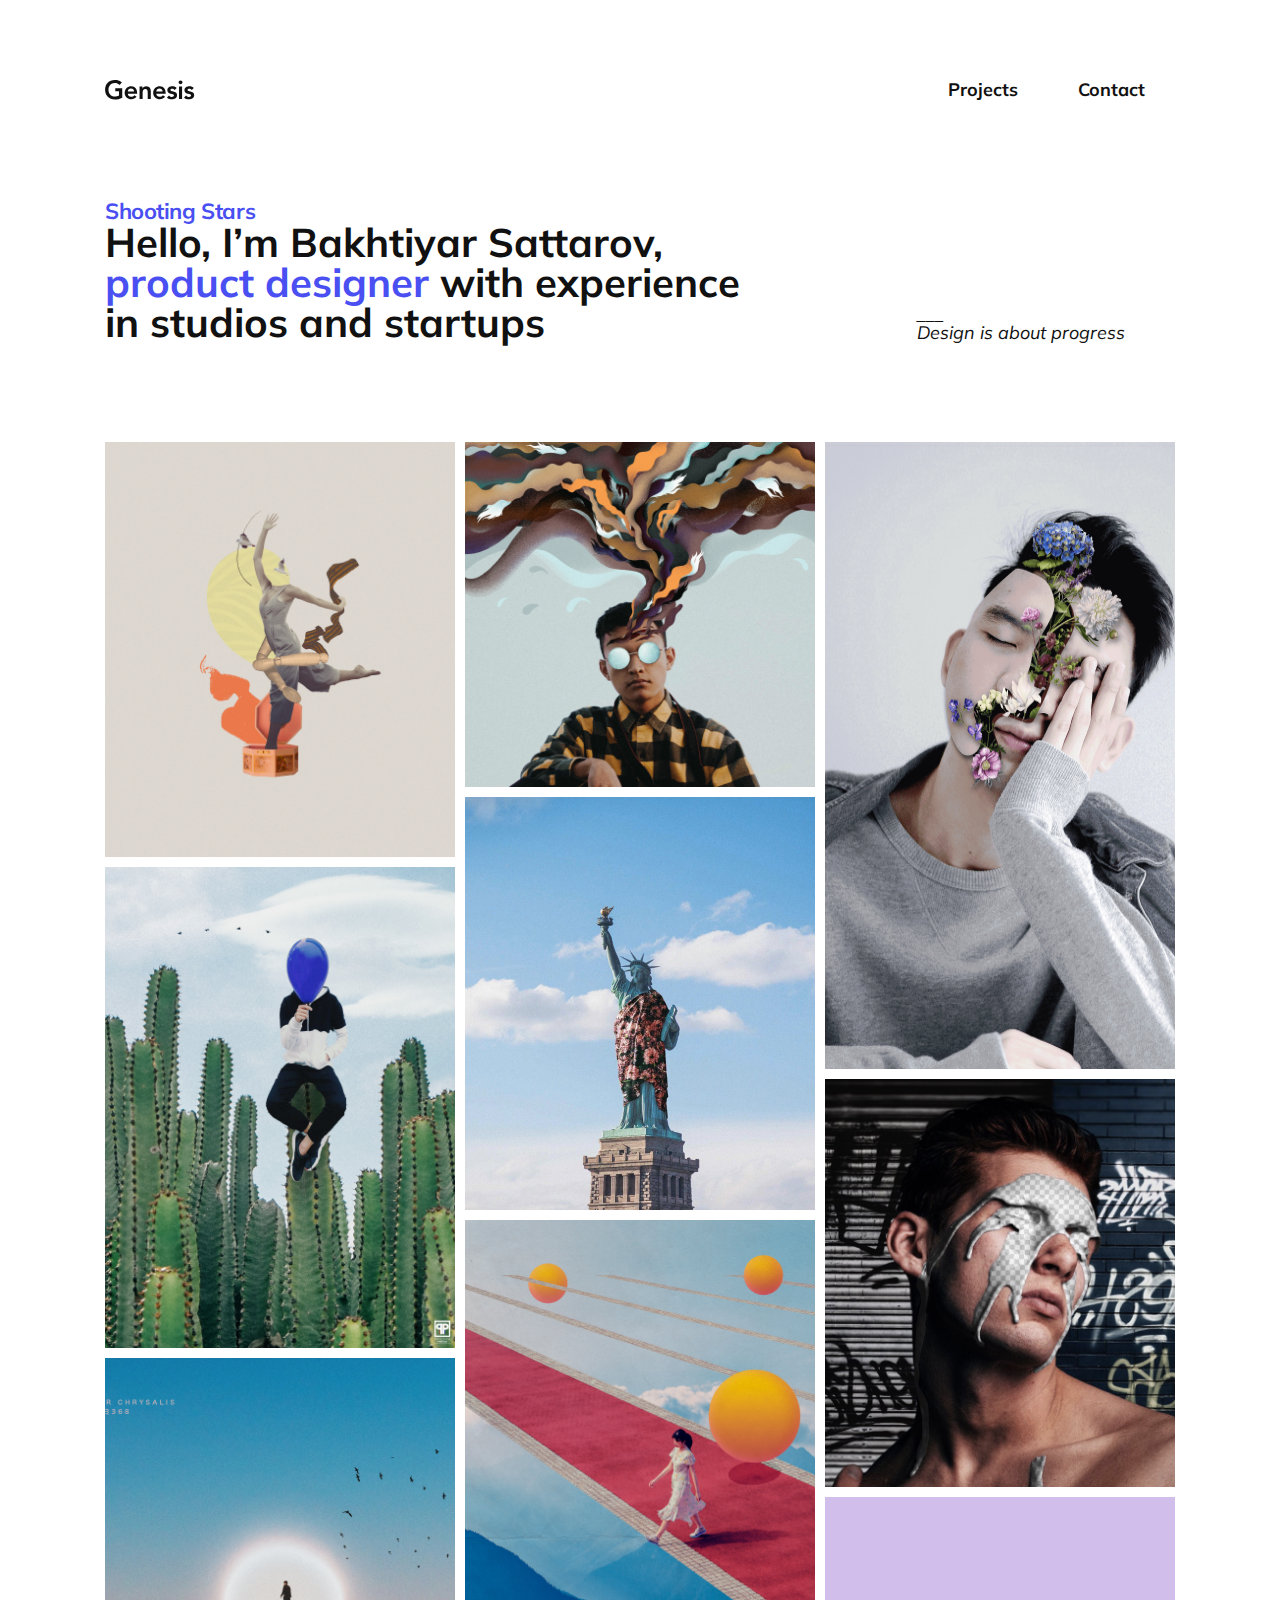
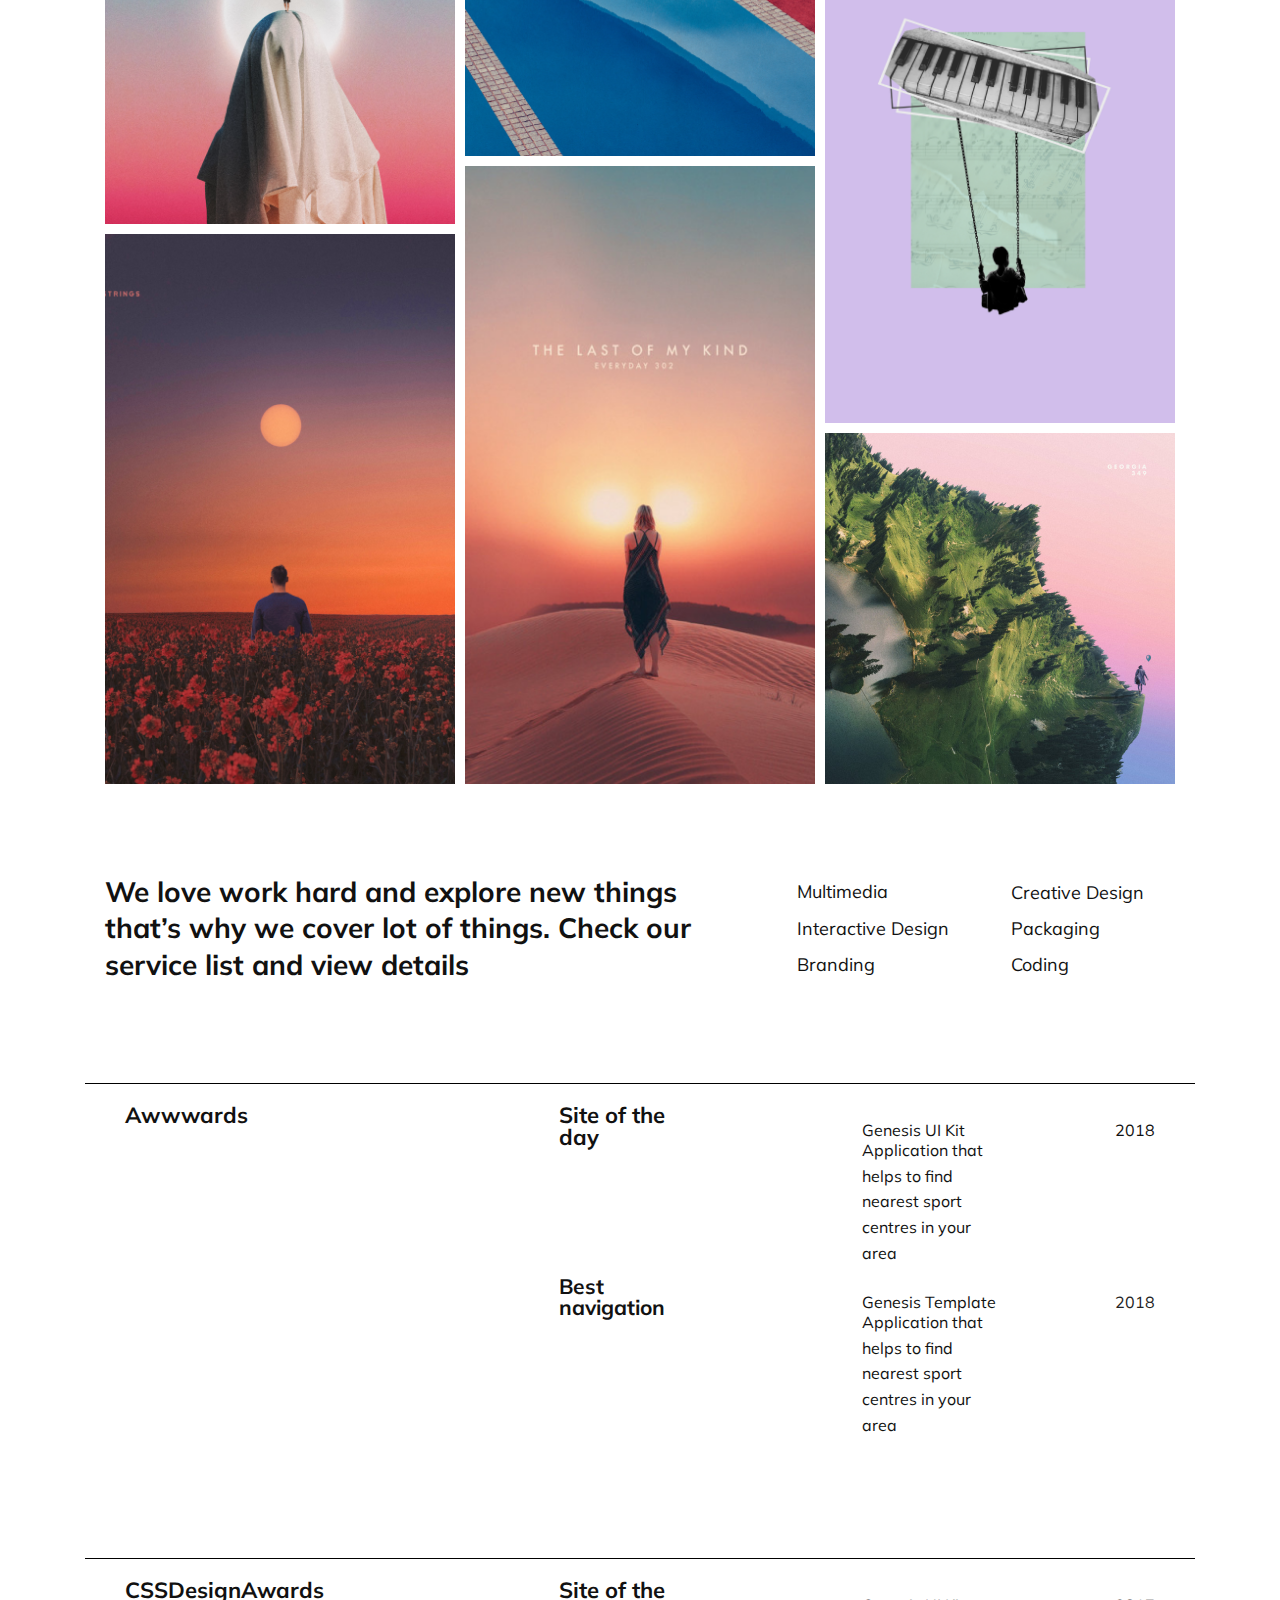
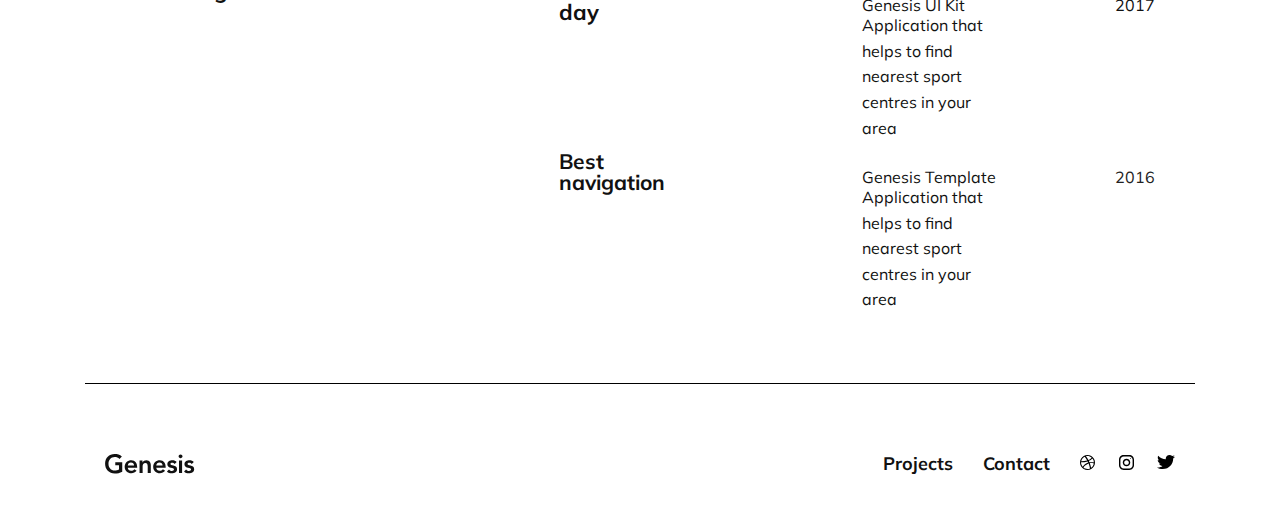
<file: genesis/index.html>
<!DOCTYPE html>
<html lang="en">
<head>
    <!-- Global site tag (gtag.js) - Google Analytics -->
<script async src="https://www.googletagmanager.com/gtag/js?id=UA-168989429-1"></script>
<script>
  window.dataLayer = window.dataLayer || [];
  function gtag(){dataLayer.push(arguments);}
  gtag('js', new Date());

  gtag('config', 'UA-168989429-1');
</script>

    <meta charset="UTF-8">
    <meta name="viewport" content="width=device-width, initial-scale=1.0">
    <link href="https://fonts.googleapis.com/css?family=Muli:400,400i,700&display=swap" rel="stylesheet">
    <link rel="stylesheet" href="styles/reset.css">
    <link rel="stylesheet" href="styles/index.css">
    <title>Home</title>
</head>
<body>
    <header class="header">
        <nav class="nav">
            <div class="nav--left">
                <img class="logo" src="images/logo.svg" alt="Genesis Logo">
            </div>
            <div class="nav--right">
                <ul class="nav__list">
                    <li class="nav__link"><a href="pages/project-details.html">Projects</a></li>
                    <li class="nav__link"><a href="pages/contact.html">Contact</a></li>
                </ul>
            </div>
        </nav>
    </header>
    <main class="main">
        <section class="main__info">
            <div class="main__container">
                <div class="container__info">
                    <h2 class="main__title">Shooting Stars</h2>
                    <p class="main__text">Hello, I’m Bakhtiyar Sattarov,
                        <span class="product-designer">product designer</span> with experience
                        in studios and startups
                    </p>
                </div>
                <div class="container__quote">
                    <p class="main__quote">
                        ___ <br>
                        Design is about progress
                    </p>
                </div>
            </div>
        </section>
        <section class="grid__position">
            <div class="grid__container">
                <div class= "grid__image-one column-left"><img src="images/image 1.png" alt="Portfolio Image"></div>
                <div class= "grid__image-two column-middle"><img src="images/image 2.png" alt="Portfolio Image"></div>
                <div class= "grid__image-three column-right"><img src="images/image 3.png" alt="Portfolio Image"></div>
                <div class= "grid__image-four column-left"><img src="images/image 4.png" alt="Portfolio Image"></div>
                <div class= "grid__image-five column-middle"><img src="images/image 5.png" alt="Portfolio Image"></div>
                <div class= "grid__image-six column-right"><img src="images/image 6.png" alt="Portfolio Image"></div>
                <div class= "grid__image-seven column-left"><img src="images/image 7.png" alt="Portfolio Image"></div>
                <div class= "grid__image-eight column-middle"><img src="images/image 8.png" alt="Portfolio Image"></div>
                <div class= "grid__image-nine column-right"><img src="images/image 9.png" alt="Portfolio Image"></div>
                <div class= "grid__image-ten column-left"><img src="images/image 10.png" alt="Portfolio Image"></div>
                <div class= "grid__image-eleven column-middle"><img src="images/image 11.png" alt="Portfolio Image"></div>
                <div class= "grid__image-twelve column-right"><img src="images/image 12.png" alt="Portfolio Image"></div>
            </div>
        </section>
        <section class="services__container" >
            <div class="grid__services-container">
                <div class="services__info">
                    <p>We love work hard and explore new things that’s why we cover lot of things. Check our service list and view details</p>
                </div>
                <div class="services__list--middle">
                    <li>Multimedia</li>
                    <li>Interactive Design</li>
                    <li>Branding</li>
                </div>
                <div class="services__list--right">
                    <li>Creative Design</li>
                    <li>Packaging</li>
                    <li>Coding</li>
                </div>
            </div>
        </section>
        <section class="awards__container">
            <div class="grid__awards">
                <div class="awards"><h3>Awwwards</h3></div>
                <div class="awards__site"><h4>Site of the day</h4></div>
                <div class="awards__ui"><h5>Genesis UI Kit</h5><p>Application that helps to find nearest sport centres
                    in your area</p></div>
                <div class="awards__date"><h5>2018</h5></div>
                <div class="awards__best"><h4>Best navigation</h4></div>
                <div class="awards__template"><h5>Genesis Template</h5> <p>Application that helps to find nearest sport centres
                    in your area</p></div>
                <div class="awards__date--two"><h5>2018</h5></div>
            </div>
        </section>
        <section class="awards__container">
            <div class="grid__awards">
                <div class="awards"><h3>CSSDesignAwards</h3></div>
                <div class="awards__site"><h4>Site of the day</h4></div>
                <div class="awards__ui"><h5>Genesis UI Kit</h5><p>Application that helps to find nearest sport centres
                    in your area</p></div>
                <div class="awards__date"><h5>2017</h5></div>
                <div class="awards__best"><h4>Best navigation</h4></div>
                <div class="awards__template"><h5>Genesis Template</h5> <p>Application that helps to find nearest sport centres
                    in your area</p></div>
                <div class="awards__date--two"><h5>2016</h5></div>
            </div>
        </section>
    </main>
    <footer class="footer">
        <nav class="nav--footer">
            <div class="nav--footer--left">
                <img class="logo--footer" src="images/logo.svg" alt="Genesis Logo">
            </div>
            <div class="nav--footer--right">
                <ul class="nav__list--footer">
                    <li class="nav__link--footer"><a href="pages/project-details.html">Projects</a></li>
                    <li class="nav__link--footer"><a href="pages/contact.html">Contact</a></li>
                </ul>
                <img class="social--footer" src="images/social.svg" alt="Social Media Logos">
            </div>
        </nav>
    </footer>
    
</body>
</html>
</file>
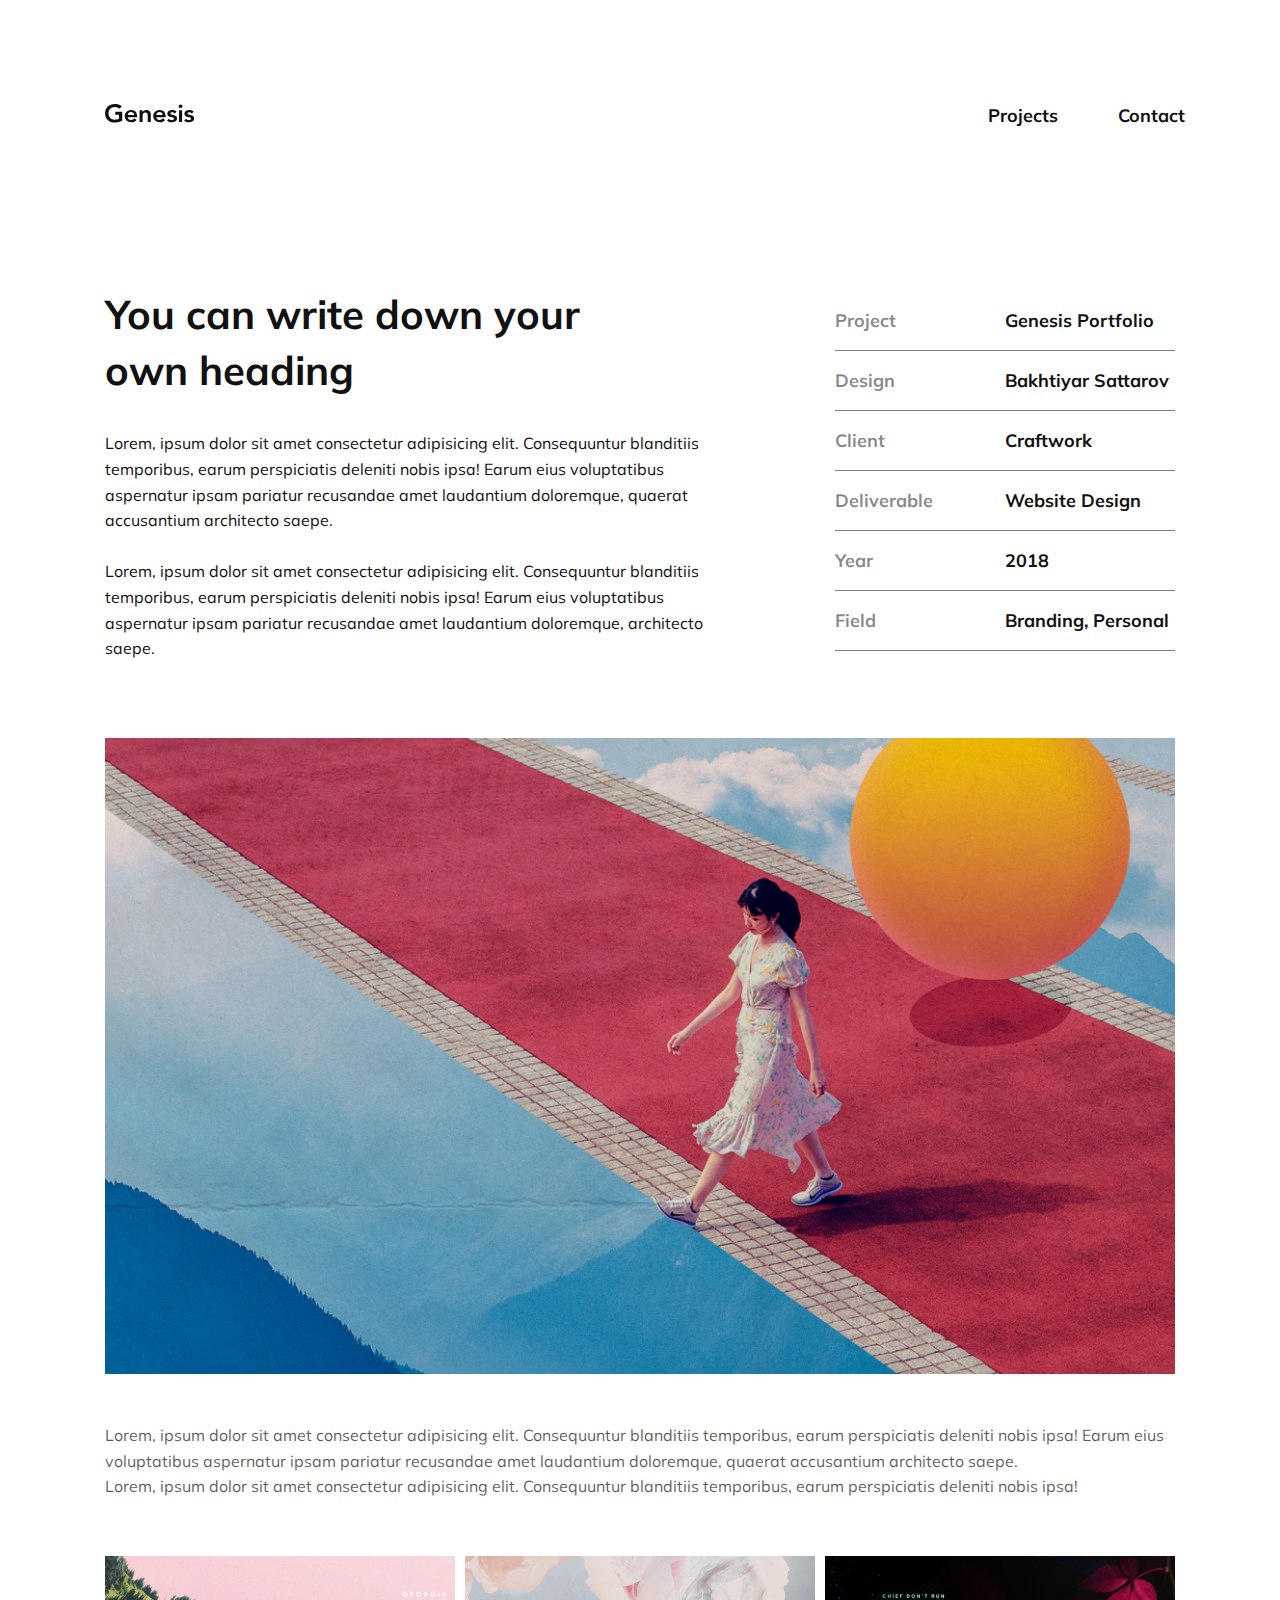
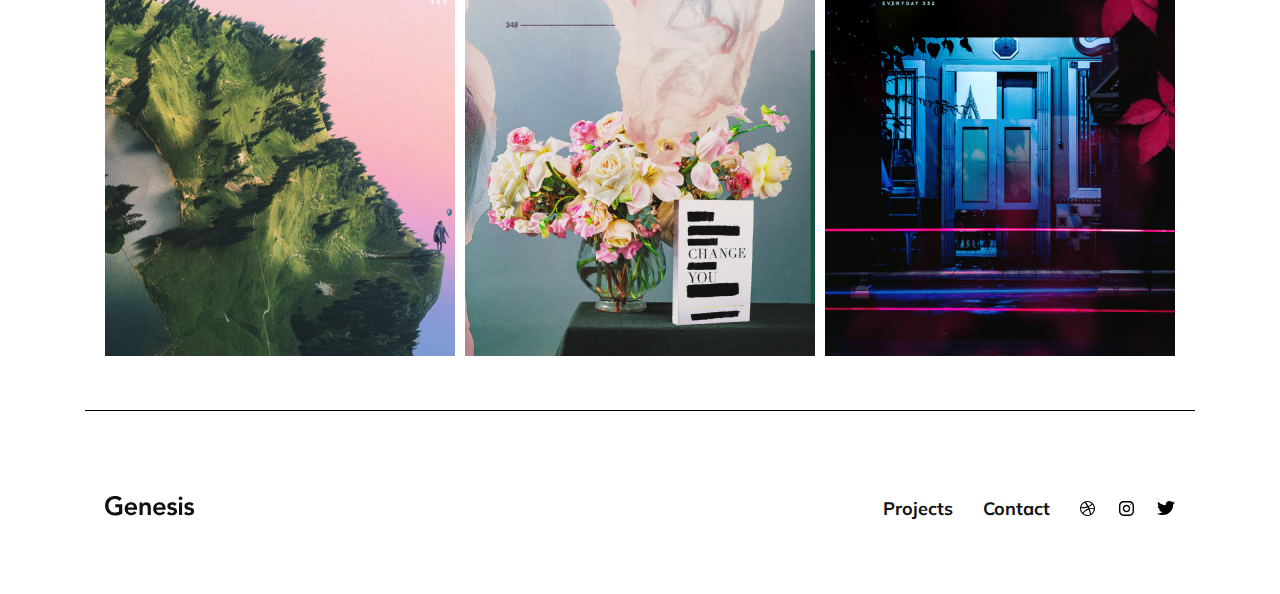
<file: genesis/pages/project-details.html>
<!DOCTYPE html>
<html lang="en">
<head>
    <meta charset="UTF-8">
    <meta name="viewport" content="width=device-width, initial-scale=1.0">
    <link href="https://fonts.googleapis.com/css?family=Muli:400,400i,700&display=swap" rel="stylesheet">
    <link rel="stylesheet" href="../styles/project-details.css">
    <title>Project Details</title>
</head>
<body>
    <header class="header">
        <nav class="nav">
            <div class="nav--left">
                <a href="../index.html"> <img class="logo" src="../images/logo.svg" alt="Genesis Logo"></a>
            </div>
            <div class="nav--right">
                <ul class="nav__list">
                    <li class="nav__link"><a href="project-details.html">Projects</a></li>
                    <li class="nav__link"><a href="contact.html">Contact</a></li>
                </ul>
            </div>
        </nav>
    </header>
    <main class="main__container">
        <section class="main">
            <div class="main__info">
                <h2 class="main__title">You can write down your own heading</h2>
                <p class="main__text">
                    Lorem, ipsum dolor sit amet consectetur adipisicing elit. Consequuntur blanditiis temporibus, earum perspiciatis deleniti 
                    nobis ipsa! Earum eius voluptatibus aspernatur ipsam pariatur recusandae amet laudantium doloremque, quaerat accusantium 
                    architecto saepe. <br> <br>
                    Lorem, ipsum dolor sit amet consectetur adipisicing elit. Consequuntur blanditiis temporibus, earum perspiciatis deleniti 
                    nobis ipsa! Earum eius voluptatibus aspernatur ipsam pariatur recusandae amet laudantium doloremque, architecto saepe.
                </p>
            </div>
            <div class="main__list">
                <div class="main__list-title">
                    <p>Project</p>
                </div>
                <div class="main__list-item">
                    <p>Genesis Portfolio</p>
                </div>
                <div class="main__list-title">
                    <p>Design</p>
                </div>
                <div class="main__list-item">
                    <p>Bakhtiyar Sattarov</p>
                </div>
                <div class="main__list-title">
                    <p>Client</p>
                </div>
                <div class="main__list-item">
                    <p>Craftwork</p>
                </div>
                <div class="main__list-title">
                    <p>Deliverable</p>
                </div>
                <div class="main__list-item">
                    <p>Website Design</p>
                </div>
                <div class="main__list-title">
                    <p>Year</p>
                </div>
                <div class="main__list-item">
                    <p>2018</p>
                </div>
                <div class="main__list-title">
                    <p>Field</p>
                </div>
                <div class="main__list-item">
                    <p>Branding, Personal</p>
                </div>
            </div>
        </section>
        <section>
            <img class="main__img" src="../images/image 13.png" alt="Woman on red carpet">
        </section>
        <section class="secondary__info">
            <p>
                Lorem, ipsum dolor sit amet consectetur adipisicing elit. Consequuntur blanditiis temporibus, earum perspiciatis deleniti nobis
                 ipsa! Earum eius voluptatibus aspernatur ipsam pariatur recusandae amet laudantium doloremque, quaerat accusantium architecto 
                 saepe. <br>
                Lorem, ipsum dolor sit amet consectetur adipisicing elit. Consequuntur blanditiis temporibus, earum perspiciatis deleniti nobis
                 ipsa! 
            </p>
        </section>
        <section class="secondary__img-container">
            <div class="secondary__img">
                <img src="../images/image 14.png" alt="Portfolio Picture">
            </div>
            <div class="secondary__img">
                <img src="../images/image 15.png" alt="Portfolio Picture">
            </div>
            <div class="secondary__img">
                <img src="../images/image 16.png" alt="Portfolio Picture">
            </div>
        </section>

    </main>
    <footer class="footer">
        <nav class="nav--footer">
            <div class="nav--footer--left">
                <a href="../index.html"> <img class="logo--footer" src="../images/logo.svg" alt="Genesis Logo"></a>
            </div>
            <div class="nav--footer--right">
                <ul class="nav__list--footer">
                    <li class="nav__link--footer"><a href="project-details.html">Projects</a></li>
                    <li class="nav__link--footer"><a href="contact.html">Contact</a></li>
                </ul>
                <img class="social--footer" src="../images/social.svg" alt="Social Media Logos">
            </div>
        </nav>
    </footer>   
</body>
</html>
</file>
<file: genesis/styles/index.css>
body {
    font-family: 'Muli', sans-serif;
    display: flex;
    justify-content: flex-start;
    align-items: center;
    flex-direction: column;
}

.header {
    max-width: 1110px;
    width: 100%;
    display: flex;
    justify-content: center;
    align-items: flex-start;
}

.nav {
    max-width: 1110px;
    width: 100%;
    box-sizing: border-box;
    margin-top: 60px;
    padding: 0 20px;
    display: flex;
    justify-content: space-between;
    align-items: center;
    flex-wrap: wrap;
}

.nav--left {
    margin-top: 20px;
}

.nav--right {
    margin-top: 20px;
}

.logo {
    max-width: 90px;
    width: 100%;
}

.nav__list { 
    width: 100%;
    list-style: none;
    display: inline-flex;
    justify-content: flex-end;
}

.nav__link {
    list-style: none;
    display: inline-flex;
    justify-content: flex-end;
    margin-right: 30px;

}

.nav__link>a {
    color: #111111;
    font-size: 18px;
    font-weight: bold;
    text-decoration: none;
}

.nav__link>a:first-of-type {
    margin-left: 30px;
}

.nav__link>a:hover {
    background-color: #4A4FF2;
    border-radius: 5px;
    text-decoration: underline;
    color: rgb(241, 240, 240);
}

.main {
    max-width: 1110px;
    width: 100%;
    overflow-x: hidden;
}

.main__info {
    width: 100%;
    display: flex;
    justify-content: center;
    align-items: flex-start;
    flex-direction: column;
    box-sizing: border-box;
    margin-top: 100px;
    padding: 0 20px;
}

.main__container {
    width: 100%;
    display: inline-flex;
    justify-content: space-between;
    align-items: flex-end;
}

.main__title {
    color: #4A4FF2;
    font-size: 22px;
    font-weight: bold;
    letter-spacing: -0.42px;
}

.main__text {
    max-width: 635px;
    width: 100%;
    color: #111111;
    font-size: 40px;
    font-weight: bold;
}

.product-designer {
    color: #4A4FF2;
}

.container__quote {
    padding-left: 20px;
    margin-right: 50px;
}

.main__quote {
    color: #111111;
    font-size: 18px;
    font-style: italic;
    align-self: flex-end;
}

.grid__position {
    max-width: 1110px;
    width: 100%;
    box-sizing: border-box;
    margin-top: 100px;
    padding: 0 20px;
    display: flex;
    justify-content: center;
    align-items: flex-start;
}

.grid__container {
    width: 100%;
    display: grid;
    grid-template-columns: repeat(9 1fr);
    grid-template-rows: repeat(32 1fr);
    grid-gap: 10px; 
}

img {
    width: 100%;
    height: 100%;
    overflow: hidden;
}

.column-left {
    grid-column: 1/4;
}

.column-middle {
    grid-column: 4/7;
}

.column-right {
    grid-column: 7/10;
}

.grid__image-one {
    grid-row: 1/7;
}

.grid__image-two {
    grid-row: 1/6;
}

.grid__image-three {
    grid-row: 1/10;
}

.grid__image-four {
    grid-row: 7/14;
}

.grid__image-five {
    grid-row: 6/12;
}

.grid__image-six {
    grid-row: 10/16;
}

.grid__image-seven {
    grid-row: 14/21;
}

.grid__image-eight {
    grid-row: 12/20;
}

.grid__image-nine {
    grid-row: 16/24;
}

.grid__image-ten {
    grid-row: 21/29;
}

.grid__image-eleven {
    grid-row: 20/29;
}

.grid__image-twelve {
    grid-row: 24/29;
}

.services__container {
    max-width: 1110px;
    width: 100%;
    box-sizing: border-box;
    margin-top: 90px;
    padding: 0 20px; 
    display: flex;
    justify-content: center;
    align-items: flex-start;
}

.grid__services-container {
    width: 100%;
    display: grid;
    grid-template-columns: 3fr 1fr 1fr;
}

.services__info {
    color: #111111;
    font-size: 28px;
    font-weight: bold;
    line-height: 1.3;
}

.services__list--middle {
    box-sizing: border-box;
    list-style: none;
    font-size: 18px;
    color: #111111;  
    margin-left: 50px;
    display: flex;
    justify-content: space-around;
    align-items: flex-start;
    flex-direction: column;  
}

.services__list--right {
    box-sizing: border-box;
    list-style: none;
    font-size: 18px;
    color: #111111;
    margin-left: 50px; 
    line-height: 1.5; 
    display: flex;
    justify-content: space-around;
    align-items: flex-start;
    flex-direction: column;  
}

.awards__container {
    max-width: 1110px;
    width: 100%;
    border-top: 1px solid black;
    box-sizing: border-box;
    margin-top: 100px;
    padding: 0 20px;
    display: flex;
    justify-content: center;
    align-items: flex-start;
}

.grid__awards {
    box-sizing: border-box;
    width: 100%;
    padding: 0 20px;
    display: grid;
    grid-template-columns: 3fr 1fr 1fr 1fr 1fr;
    grid-template-rows: repeat(2, 1fr);
    grid-gap: 10px; 
}

.awards {
    color: #111111;
    font-size: 22px;
    font-weight: bold;
    margin-top: 20px;
}

.awards__site {
    color: #111111;
    font-size: 22px;
    font-weight: bold;
    margin-top: 20px;
}

.awards__ui {
    color: #111111;
    font-size: 16px;
    grid-column: 4/5;
    margin-top: 38px;
}

.awards__ui>p {
    line-height: 1.6;
}

.awards__date {
    color: #111111;
    font-size: 16px;
    text-align: end;
    margin-top: 38px;
}

.awards__ui-info {
    color: #111111;
    font-size: 16px;
    grid-column: 4/5;
}

.awards__best {
    color: #111111;
    font-size: 21px;
    font-weight: bold;
    grid-column: 2/3;
}

.awards__template {
    color: #111111;
    font-size: 16px;
    grid-column: 4/5;
    margin-top: 18px;
}

.awards__template>p {
    line-height: 1.6;
}

.awards__date--two {
    text-align: end;
    margin-top: 18px;
}    

.footer {
    max-width: 1110px;
    width: 100%;
    box-sizing: border-box;
    margin-top: 50px;
    margin-bottom: 50px;
    padding: 0 20px; 
    border-top: 1px solid black;
    display: flex;
    justify-content: flex-start;
    align-items: flex-start;
}

.nav--footer {
    margin-top: 50px;
    width: 100%;
    display: flex;
    justify-content: space-between;
    align-items: center;
    flex-wrap: wrap;
}

.nav--footer--left {
    margin-top: 20px;
}    

.nav--footer--right {
    display: inline-flex;
    margin-top: 20px;
}

.nav__list--footer {
    width: 100%;
    list-style: none;
    display: inline-flex;
}

.nav__link--footer>a {
    color: #111111;
    font-size: 18px;
    font-weight: bold;
    text-decoration: none;
    margin-right: 30px;
} 

.nav__link--footer>a:hover {
    background-color: #4A4FF2;
    border-radius: 5px;
    text-decoration: underline;
    color: rgb(241, 240, 240);
}

.logo--footer {
    max-width: 90px;
    width: 100%;
}

.social--footer {
    max-width: 95px;
    width: 100%;

}

@media screen and (max-width: 700px) {
    .services__info {
        font-size: 20px;
    }

    .services__list--middle {
        font-size: 14px;
    }

    .services__list--right  {
        font-size: 14px;
    }
}

@media screen and (max-width: 590px) {
    .grid__awards {
        grid-template-columns: 1fr 1fr 1fr;
        grid-template-rows: auto 1fr 1fr;
    }
    .awards {
        grid-area: 1 / 1 / 2 / 4;
        justify-self: center;
        align-self: center;
    }
    .awards__site {
        grid-area: 2 / 1 / 3 / 2;
        margin-top: 0;
    }
    .awards__ui {
        grid-area: 2 / 2 / 3 / 3;
        margin-top: 0;
        padding-left: 10px;
    }
    .awards__date {
        grid-area: 2 / 3 / 3 / 4;
        margin-top: 0;
    }
    .awards__best {
        grid-area: 3 / 1 / 4 / 2;
        margin-top: 20px;
    }
    .awards__template {
        grid-area: 3 / 2 / 4 / 3;
        padding-left: 10px;
    }
    .awards__date--two {
        grid-area: 3 / 3 / 4 / 4;
    }
}

@media screen and (max-width: 450px) {
    .grid__services-container {
        grid-template-columns: 1fr 1fr;
        grid-template-rows: 1fr 1fr;
    }
    .services__info {
        grid-area: 1/1/2/3;
        justify-self: center;
        padding-bottom: 20px;
    }

    .services__list--middle {
        grid-area: 2/1/3/2;
    }

    .services__list--right {
        grid-area: 2/2/3/3;
    }
    .grid__awards {
        grid-template-columns: 1fr 1fr;
        grid-template-rows: auto 1fr 1fr 1fr 1fr 1fr;
        grid-gap: 10px; 
    }
    .awards {
        grid-area: 1 / 1 / 2 / 3;
        justify-self: center;
        align-self: center;
    }
    .awards__site {
        grid-area: 2 / 1 / 3 / 3;
        justify-self: center;
        align-self: center;
    }
    .awards__ui {
        grid-area: 3 / 1 / 4 / 2;
        margin-top: 0;
        padding-left: 10px;
    }
    .awards__date {
        grid-area: 3 / 2 / 4 / 3;
        margin-top: 0;
    }
    .awards__best {
        grid-area: 4 / 1 / 5 / 3;
        justify-self: center;
        align-self: center;
    }
    .awards__template {
        grid-area: 5 / 1 / 6 / 2;
        padding-left: 10px;
    }
    .awards__date--two {
        grid-area: 5 / 2 / 6 / 3;
    }
} 

@media screen and (max-width: 400px) {
    .services__info {
        font-size: 16px;
    }
}
</file>
<file: genesis/styles/project-details.css>
body {
    font-family: 'Muli', sans-serif;
    display: flex;
    justify-content: flex-start;
    align-items: center;
    flex-direction: column;
}

.header {
    max-width: 1110px;
    width: 100%;
    display: flex;
    justify-content: center;
    align-items: flex-start;
}

.nav {
    max-width: 1110px;
    width: 100%;
    box-sizing: border-box;
    margin-top: 60px;
    padding: 0 20px;
    display: flex;
    justify-content: space-between;
    align-items: center;
    flex-wrap: wrap;
}

.nav--left {
    margin-top: 20px;
}

.nav--right {
    margin-top: 20px;
}

.logo {
    max-width: 90px;
    width: 100%;
}

.logo:hover {
    background-color: rgba(74, 80, 242, 0.678);
    border-radius: 5px;
}

.nav__list { 
    width: 100%;
    list-style: none;
    display: inline-flex;
    justify-content: flex-end;
}

.nav__link {
    list-style: none;
    display: inline-flex;
    justify-content: flex-end;
    margin-right: 30px;

}

.nav__link>a {
    color: #111111;
    font-size: 18px;
    font-weight: bold;
    text-decoration: none;
}

.nav__link>a:first-of-type {
    margin-left: 30px;
}

.nav__link>a:hover {
    background-color: #4A4FF2;
    border-radius: 5px;
    text-decoration: underline;
    color: rgb(241, 240, 240);
}

.main__container {
    max-width: 1110px;
    width: 100%;
}

.main {
    width: 100%;
    box-sizing: border-box;
    margin-top: 110px;
    padding: 0 20px;
    display: inline-flex;
    justify-content: space-between;
    align-items: flex-start;
    flex-wrap: wrap;
}

.main__info {
    max-width: 645px;
    width: 100%;
}

.main__title {
    max-width: 475px;
    width: 100%;
    color: #111111;
    font-size: 40px;
    font-weight: bold;
    line-height: 1.4;
}

.main__text {
    color: #111111;
    font-size: 16px;
    line-height: 1.6;
}

.main__list {
    margin-top: 38px;
    max-width: 340px;
    width: 100%;
    display: grid;
    grid-template-columns: 1fr 1fr;
    grid-template-rows: repeat(6, 1fr);
}

.main__list-title {
    font-size: 18px;
    font-weight: bold;
    color: #11111183;
    border-bottom: 1px solid rgba(0, 0, 0, 0.5);
}

.main__list-item {
    font-size: 18px;
    font-weight: bold;
    color: #111111;
    border-bottom: 1px solid rgba(0, 0, 0, 0.5);
}


.main__img {
    max-width: 1110px;
    width: 100%;
    box-sizing: border-box;
    margin-top: 60px;
    padding: 0 20px;
}

.secondary__info {
    max-width: 1110px;
    width: 100%;
    box-sizing: border-box;
    margin-top: 45px;
    padding: 0 20px;
    color: #111111b2;
    font-size: 16px;
    line-height: 1.6;
}

.secondary__img-container {
    max-width: 1110px;
    width: 100%;
    box-sizing: border-box;
    margin-top: 40px;
    padding: 0 20px;
    display: inline-flex;
    justify-content: space-between;
    align-items: flex-start;
    flex-wrap: wrap;
}

.secondary__img {
    max-width: 350px;
    width: 100%;
}

img {
    width: 100%;
    height: 100%;
}

.footer {
    max-width: 1110px;
    width: 100%;
    box-sizing: border-box;
    margin-top: 50px;
    margin-bottom: 50px;
    padding: 0 20px; 
    border-top: 1px solid black;
    display: flex;
    justify-content: flex-start;
    align-items: flex-start;
}

.nav--footer {
    margin-top: 50px;
    width: 100%;
    display: flex;
    justify-content: space-between;
    align-items: center;
    flex-wrap: wrap;
}

.nav--footer--left {
    margin-top: 20px;
}    

.nav--footer--right {
    display: inline-flex;
    align-items: center;
    margin-top: 20px;
}

.nav__list--footer {
    width: 100%;
    list-style: none;
    display: inline-flex;
}

.nav__link--footer>a {
    color: #111111;
    font-size: 18px;
    font-weight: bold;
    text-decoration: none;
    margin-right: 30px;
} 
.nav__link--footer>a:hover {
    background-color: #4A4FF2;
    border-radius: 5px;
    text-decoration: underline;
    color: rgb(241, 240, 240);
}

.logo--footer {
    max-width: 90px;
    width: 100%;
}
.logo--footer:hover {
    background-color: rgba(74, 80, 242, 0.678);
    border-radius: 5px;
}

.social--footer {
    max-width: 95px;
    width: 100%;
}
</file>
